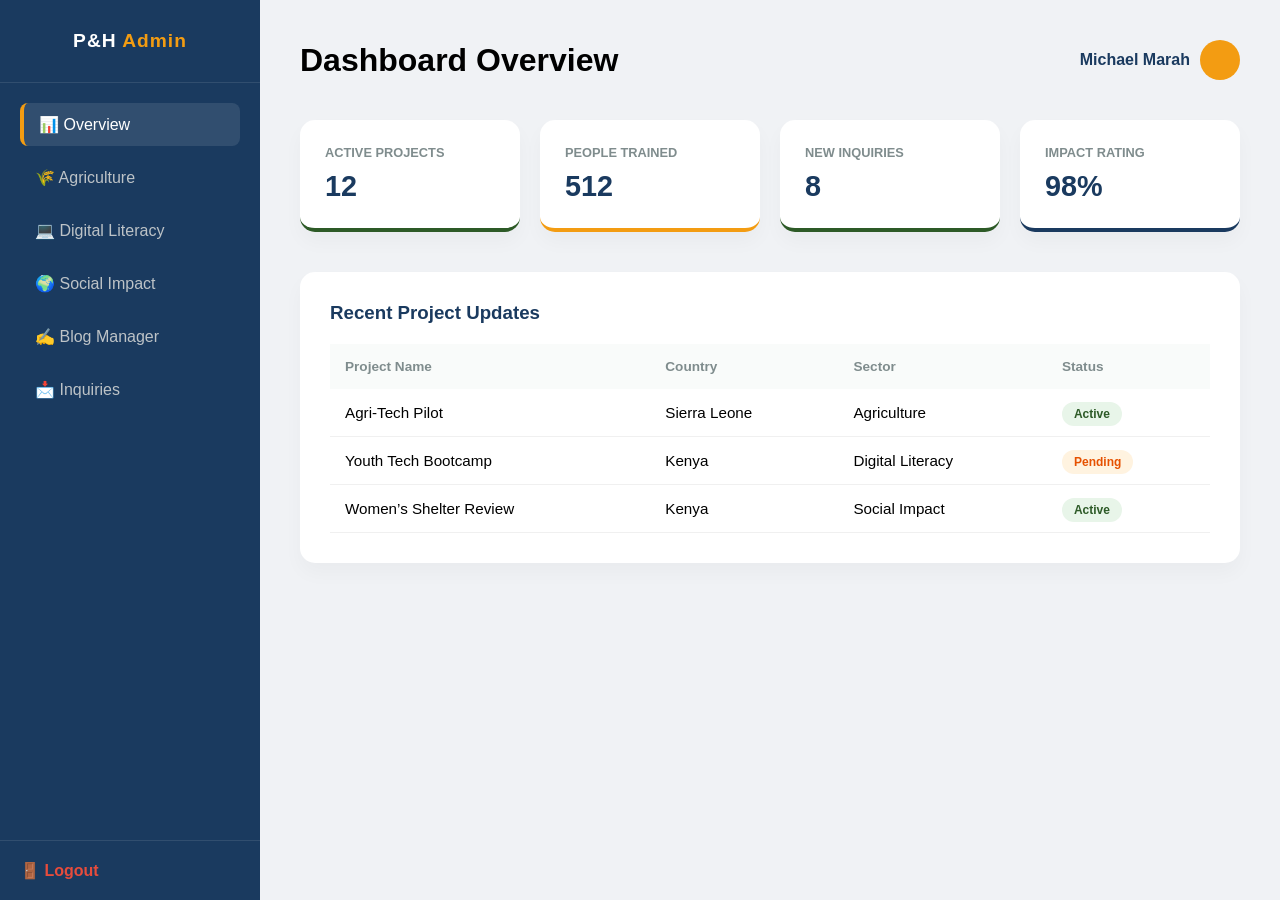
<file: admin-dashboard.html>
<!doctype html>
<html lang="en-SL">
  <head>
    <meta charset="UTF-8" />
    <meta name="viewport" content="width=device-width, initial-scale=1.0" />
    <title>Admin Dashboard | P&H Consult</title>
    <style>
      :root {
        --primary: #2d5a27; /* Forest Green */
        --secondary: #1a3a5f; /* Strategy Blue */
        --gold: #f39c12; /* Impact Gold */
        --white: #ffffff;
        --bg: #f0f2f5;
        --sidebar-width: 260px;
      }

      * {
        margin: 0;
        padding: 0;
        box-sizing: border-box;
        font-family: "Segoe UI", Roboto, sans-serif;
      }
      body {
        background: var(--bg);
        display: flex;
        min-height: 100vh;
      }

      /* SIDEBAR NAVIGATION */
      .sidebar {
        width: var(--sidebar-width);
        background: var(--secondary);
        color: white;
        display: flex;
        flex-direction: column;
        position: fixed;
        height: 100vh;
        transition: 0.3s;
      }

      .sidebar-header {
        padding: 30px;
        text-align: center;
        border-bottom: 1px solid rgba(255, 255, 255, 0.1);
      }
      .sidebar-header h2 {
        font-size: 1.2rem;
        letter-spacing: 1px;
      }
      .sidebar-header span {
        color: var(--gold);
      }

      .nav-links {
        list-style: none;
        padding: 20px;
        flex-grow: 1;
      }
      .nav-links li {
        margin-bottom: 10px;
      }
      .nav-links a {
        color: #bdc3c7;
        text-decoration: none;
        display: block;
        padding: 12px 15px;
        border-radius: 8px;
        transition: 0.3s;
      }
      .nav-links a:hover,
      .nav-links a.active {
        background: rgba(255, 255, 255, 0.1);
        color: white;
        border-left: 4px solid var(--gold);
      }

      .logout-area {
        padding: 20px;
        border-top: 1px solid rgba(255, 255, 255, 0.1);
      }

      /* MAIN CONTENT AREA */
      .main-content {
        margin-left: var(--sidebar-width);
        flex-grow: 1;
        padding: 40px;
        transition: 0.3s;
      }

      .top-bar {
        display: flex;
        justify-content: space-between;
        align-items: center;
        margin-bottom: 40px;
      }
      .user-profile {
        display: flex;
        align-items: center;
        gap: 10px;
        font-weight: 600;
        color: var(--secondary);
      }

      /* STAT CARDS */
      .stats-grid {
        display: grid;
        grid-template-columns: repeat(auto-fit, minmax(220px, 1fr));
        gap: 20px;
        margin-bottom: 40px;
      }
      .stat-card {
        background: white;
        padding: 25px;
        border-radius: 15px;
        box-shadow: 0 10px 20px rgba(0, 0, 0, 0.03);
        border-bottom: 4px solid var(--primary);
      }
      .stat-card h4 {
        color: #7f8c8d;
        font-size: 0.8rem;
        text-transform: uppercase;
        margin-bottom: 10px;
      }
      .stat-card p {
        font-size: 1.8rem;
        font-weight: 800;
        color: var(--secondary);
      }

      /* DATA TABLE SECTION */
      .data-section {
        background: white;
        padding: 30px;
        border-radius: 15px;
        box-shadow: 0 10px 20px rgba(0, 0, 0, 0.03);
      }
      .data-section h3 {
        margin-bottom: 20px;
        color: var(--secondary);
      }

      table {
        width: 100%;
        border-collapse: collapse;
      }
      th {
        text-align: left;
        padding: 15px;
        background: #f9fbfa;
        color: #7f8c8d;
        font-size: 0.85rem;
      }
      td {
        padding: 15px;
        border-bottom: 1px solid #f0f0f0;
        font-size: 0.95rem;
      }

      .status {
        padding: 5px 12px;
        border-radius: 20px;
        font-size: 0.75rem;
        font-weight: 700;
      }
      .active {
        background: #e8f5e9;
        color: var(--primary);
      }
      .pending {
        background: #fff3e0;
        color: #e65100;
      }

      /* MOBILE FIXES */
      @media (max-width: 900px) {
        .sidebar {
          width: 70px;
          padding: 20px 5px;
        }
        .sidebar h2,
        .sidebar a span {
          display: none;
        }
        .main-content {
          margin-left: 70px;
          padding: 20px;
        }
        .stats-grid {
          grid-template-columns: 1fr;
        }
      }
    </style>
  </head>
  <body>
    <!-- Sidebar -->
    <div class="sidebar">
      <div class="sidebar-header">
        <h2>P&H <span>Admin</span></h2>
      </div>
      <ul class="nav-links">
        <li>
          <a href="#" class="active">📊 <span>Overview</span></a>
        </li>
        <li>
          <a href="#">🌾 <span>Agriculture</span></a>
        </li>
        <li>
          <a href="#">💻 <span>Digital Literacy</span></a>
        </li>
        <li>
          <a href="#">🌍 <span>Social Impact</span></a>
        </li>
        <li>
          <a href="#">✍️ <span>Blog Manager</span></a>
        </li>
        <li>
          <a href="#">📩 <span>Inquiries</span></a>
        </li>
      </ul>
      <div class="logout-area">
        <a
          href="index.html"
          style="color: #e74c3c; font-weight: bold; text-decoration: none"
          >🚪 <span>Logout</span></a
        >
      </div>
    </div>

    <!-- Main Content -->
    <div class="main-content">
      <div class="top-bar">
        <h1>Dashboard Overview</h1>
        <div class="user-profile">
          <span>Michael Marah</span>
          <div
            style="
              width: 40px;
              height: 40px;
              background: var(--gold);
              border-radius: 50%;
            "
          ></div>
        </div>
      </div>

      <div class="stats-grid">
        <div class="stat-card">
          <h4>Active Projects</h4>
          <p>12</p>
        </div>
        <div class="stat-card" style="border-bottom-color: var(--gold)">
          <h4>People Trained</h4>
          <p>512</p>
        </div>
        <div class="stat-card">
          <h4>New Inquiries</h4>
          <p>8</p>
        </div>
        <div class="stat-card" style="border-bottom-color: var(--secondary)">
          <h4>Impact Rating</h4>
          <p>98%</p>
        </div>
      </div>

      <div class="data-section">
        <h3>Recent Project Updates</h3>
        <table>
          <thead>
            <tr>
              <th>Project Name</th>
              <th>Country</th>
              <th>Sector</th>
              <th>Status</th>
            </tr>
          </thead>
          <tbody>
            <tr>
              <td>Agri-Tech Pilot</td>
              <td>Sierra Leone</td>
              <td>Agriculture</td>
              <td><span class="status active">Active</span></td>
            </tr>
            <tr>
              <td>Youth Tech Bootcamp</td>
              <td>Kenya</td>
              <td>Digital Literacy</td>
              <td><span class="status pending">Pending</span></td>
            </tr>
            <tr>
              <td>Women’s Shelter Review</td>
              <td>Kenya</td>
              <td>Social Impact</td>
              <td><span class="status active">Active</span></td>
            </tr>
          </tbody>
        </table>
      </div>
    </div>
  </body>
</html>
</file>
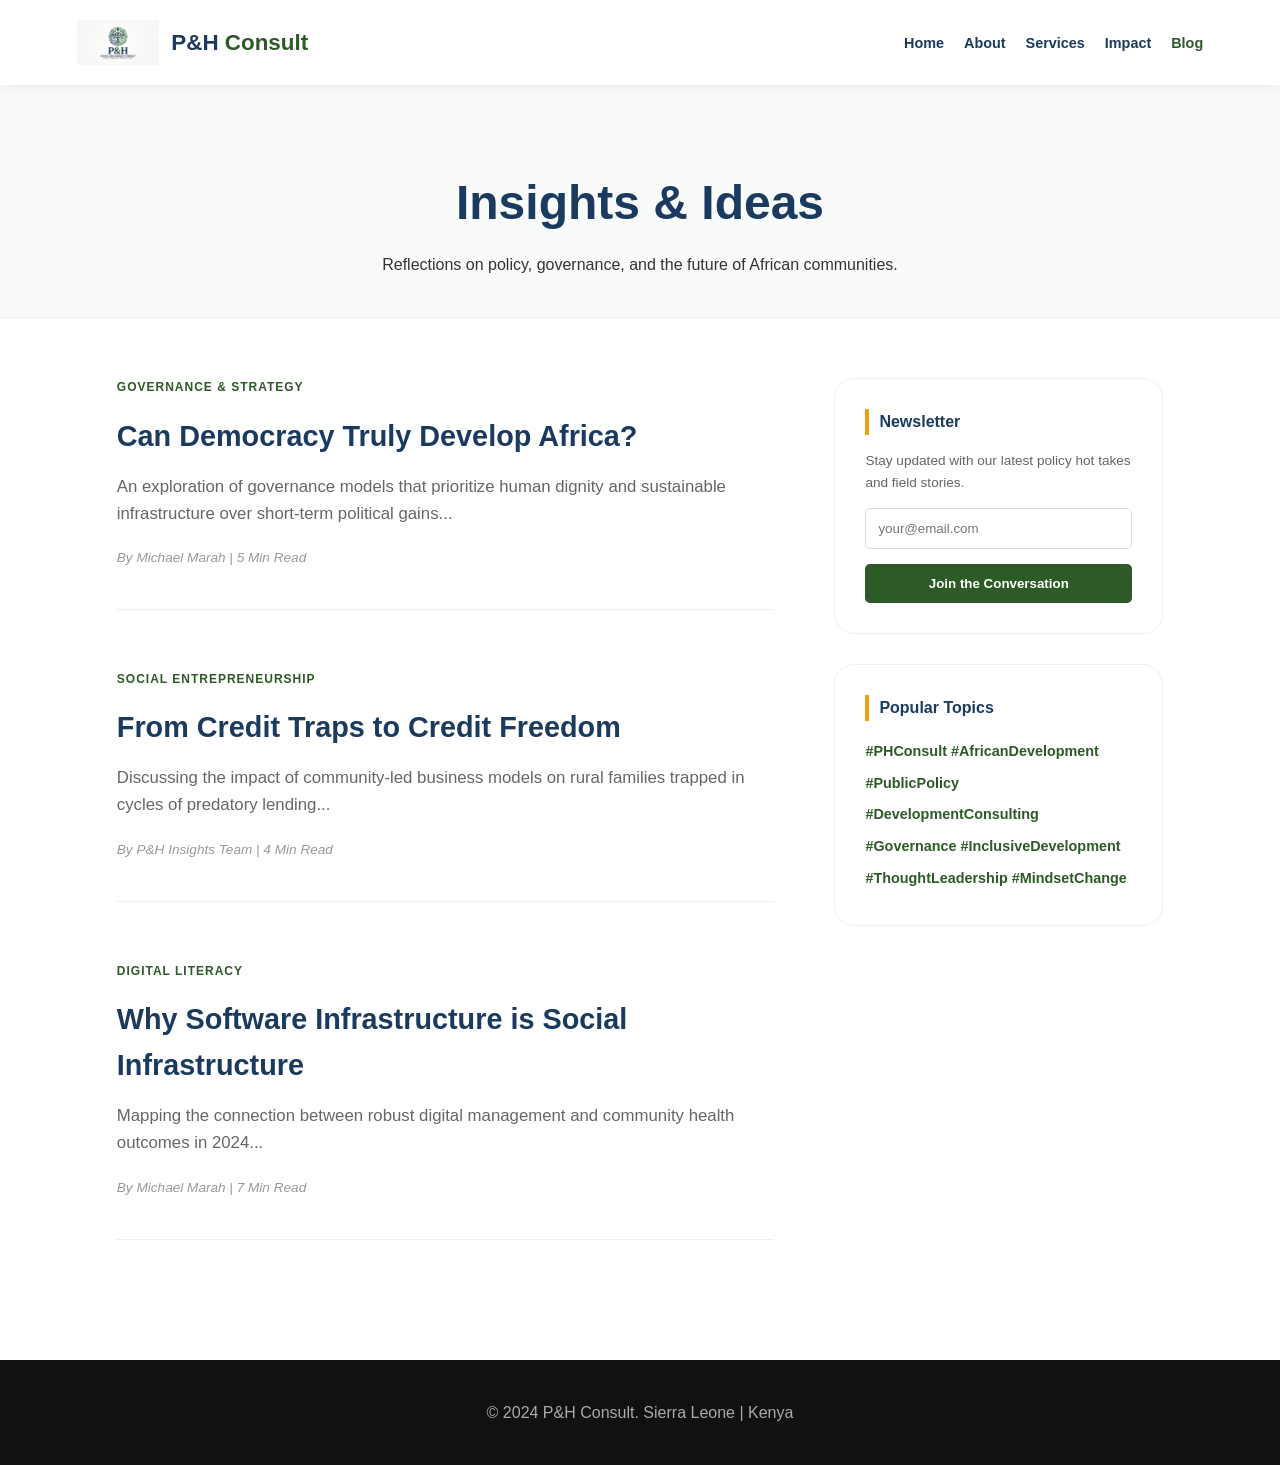
<file: blog.html>
<!doctype html>
<html lang="en">
  <head>
    <meta charset="UTF-8" />
    <meta name="viewport" content="width=device-width, initial-scale=1.0" />
    <title>Insights | P&H Consult</title>
    <style>
      :root {
        --primary: #2d5a27; /* Forest Green */
        --secondary: #1a3a5f; /* Strategy Blue */
        --gold: #f39c12; /* Impact Gold */
        --white: #ffffff;
        --light: #f9fbfa;
      }

      /* RESET & BASE */
      * {
        margin: 0;
        padding: 0;
        box-sizing: border-box;
        font-family: "Segoe UI", Roboto, sans-serif;
      }
      body {
        background: var(--white);
        color: #333;
        line-height: 1.6;
      }

      /* HEADER (Consistent across masterpiece) */
      header {
        display: flex;
        justify-content: space-between;
        align-items: center;
        padding: 20px 6%;
        background: var(--white);
        box-shadow: 0 4px 12px rgba(0, 0, 0, 0.05);
        position: sticky;
        top: 0;
        z-index: 1000;
      }
      .logo-area {
        display: flex;
        align-items: center;
        text-decoration: none;
      }
      .logo-img {
        height: 45px;
        width: auto;
        margin-right: 12px;
      }
      .logo-text {
        font-size: 1.4rem;
        font-weight: 800;
        color: var(--secondary);
      }
      .logo-text span {
        color: var(--primary);
      }
      nav ul {
        display: flex;
        list-style: none;
        gap: 20px;
      }
      nav a {
        text-decoration: none;
        color: var(--secondary);
        font-weight: 600;
        font-size: 0.9rem;
      }

      /* BLOG HEADER */
      .blog-header {
        padding: 80px 6% 40px;
        text-align: center;
        background: var(--light);
        border-bottom: 1px solid #eee;
      }
      .blog-header h1 {
        font-size: clamp(2rem, 4vw, 3rem);
        color: var(--secondary);
        margin-bottom: 10px;
      }

      /* BLOG LAYOUT */
      .blog-container {
        max-width: 1200px;
        margin: 0 auto;
        padding: 60px 6%;
        display: grid;
        grid-template-columns: 2fr 1fr;
        gap: 60px;
      }

      /* POST PREVIEWS */
      .article-card {
        margin-bottom: 60px;
        border-bottom: 1px solid #eee;
        padding-bottom: 40px;
      }
      .category-tag {
        color: var(--primary);
        font-weight: 800;
        font-size: 0.75rem;
        text-transform: uppercase;
        letter-spacing: 1px;
        display: block;
        margin-bottom: 15px;
      }
      .article-card h2 {
        font-size: 1.8rem;
        color: var(--secondary);
        margin-bottom: 15px;
        cursor: pointer;
        transition: 0.3s;
      }
      .article-card h2:hover {
        color: var(--gold);
      }
      .article-card p {
        color: #666;
        margin-bottom: 20px;
        font-size: 1.05rem;
      }
      .article-meta {
        font-size: 0.85rem;
        color: #999;
        font-style: italic;
      }

      /* SIDEBAR: Mobile Optimized */
      .sidebar {
        position: sticky;
        top: 120px;
        height: fit-content;
      }
      .sidebar-box {
        background: var(--bg-soft);
        padding: 30px;
        border-radius: 20px;
        border: 1px solid #eee;
        margin-bottom: 30px;
      }
      .sidebar-box h4 {
        color: var(--secondary);
        margin-bottom: 15px;
        border-left: 4px solid var(--gold);
        padding-left: 10px;
      }

      .newsletter-input {
        width: 100%;
        padding: 12px;
        margin-bottom: 15px;
        border: 1px solid #ddd;
        border-radius: 5px;
      }
      .btn-sub {
        width: 100%;
        padding: 12px;
        background: var(--primary);
        color: white;
        border: none;
        border-radius: 5px;
        font-weight: bold;
        cursor: pointer;
      }

      /* MOBILE FIXES */
      @media (max-width: 900px) {
        .blog-container {
          grid-template-columns: 1fr;
        }
        .sidebar {
          position: static;
        }
      }
      @media (max-width: 768px) {
        header {
          flex-direction: column;
          gap: 15px;
        }
        .blog-header {
          padding: 60px 5%;
        }
      }
    </style>
  </head>
  <body>
    <header>
      <a href="index.html" class="logo-area">
        <img src="logo.png" alt="P&H Logo" class="logo-img" />
        <div class="logo-text">P&H <span>Consult</span></div>
      </a>
      <nav>
        <ul>
          <li><a href="index.html">Home</a></li>
          <li><a href="about.html">About</a></li>
          <li><a href="services.html">Services</a></li>
          <li><a href="impact.html">Impact</a></li>
          <li><a href="blog.html" style="color: var(--primary)">Blog</a></li>
        </ul>
      </nav>
    </header>

    <div class="blog-header">
      <h1>Insights & Ideas</h1>
      <p>
        Reflections on policy, governance, and the future of African
        communities.
      </p>
    </div>

    <div class="blog-container">
      <main>
        <article class="article-card">
          <span class="category-tag">Governance & Strategy</span>
          <h2>Can Democracy Truly Develop Africa?</h2>
          <p>
            An exploration of governance models that prioritize human dignity
            and sustainable infrastructure over short-term political gains...
          </p>
          <div class="article-meta">By Michael Marah | 5 Min Read</div>
        </article>

        <article class="article-card">
          <span class="category-tag">Social Entrepreneurship</span>
          <h2>From Credit Traps to Credit Freedom</h2>
          <p>
            Discussing the impact of community-led business models on rural
            families trapped in cycles of predatory lending...
          </p>
          <div class="article-meta">By P&H Insights Team | 4 Min Read</div>
        </article>

        <article class="article-card">
          <span class="category-tag">Digital Literacy</span>
          <h2>Why Software Infrastructure is Social Infrastructure</h2>
          <p>
            Mapping the connection between robust digital management and
            community health outcomes in 2024...
          </p>
          <div class="article-meta">By Michael Marah | 7 Min Read</div>
        </article>
      </main>

      <aside class="sidebar">
        <div class="sidebar-box">
          <h4>Newsletter</h4>
          <p style="font-size: 0.85rem; margin-bottom: 15px; color: #666">
            Stay updated with our latest policy hot takes and field stories.
          </p>
          <input
            type="email"
            class="newsletter-input"
            placeholder="your@email.com"
          />
          <button class="btn-sub">Join the Conversation</button>
        </div>
        <div class="sidebar-box">
          <h4>Popular Topics</h4>
          <p
            style="
              font-size: 0.9rem;
              color: var(--primary);
              line-height: 2.2;
              font-weight: 600;
              cursor: pointer;
            "
          >
           #PHConsult #AfricanDevelopment #PublicPolicy #DevelopmentConsulting #Governance #InclusiveDevelopment #ThoughtLeadership #MindsetChange
          </p>
        </div>
      </aside>
    </div>

    <footer
      style="background: #111; color: #aaa; padding: 40px; text-align: center"
    >
      &copy; 2024 P&H Consult. Sierra Leone | Kenya
    </footer>
  </body>
</html>
</file>
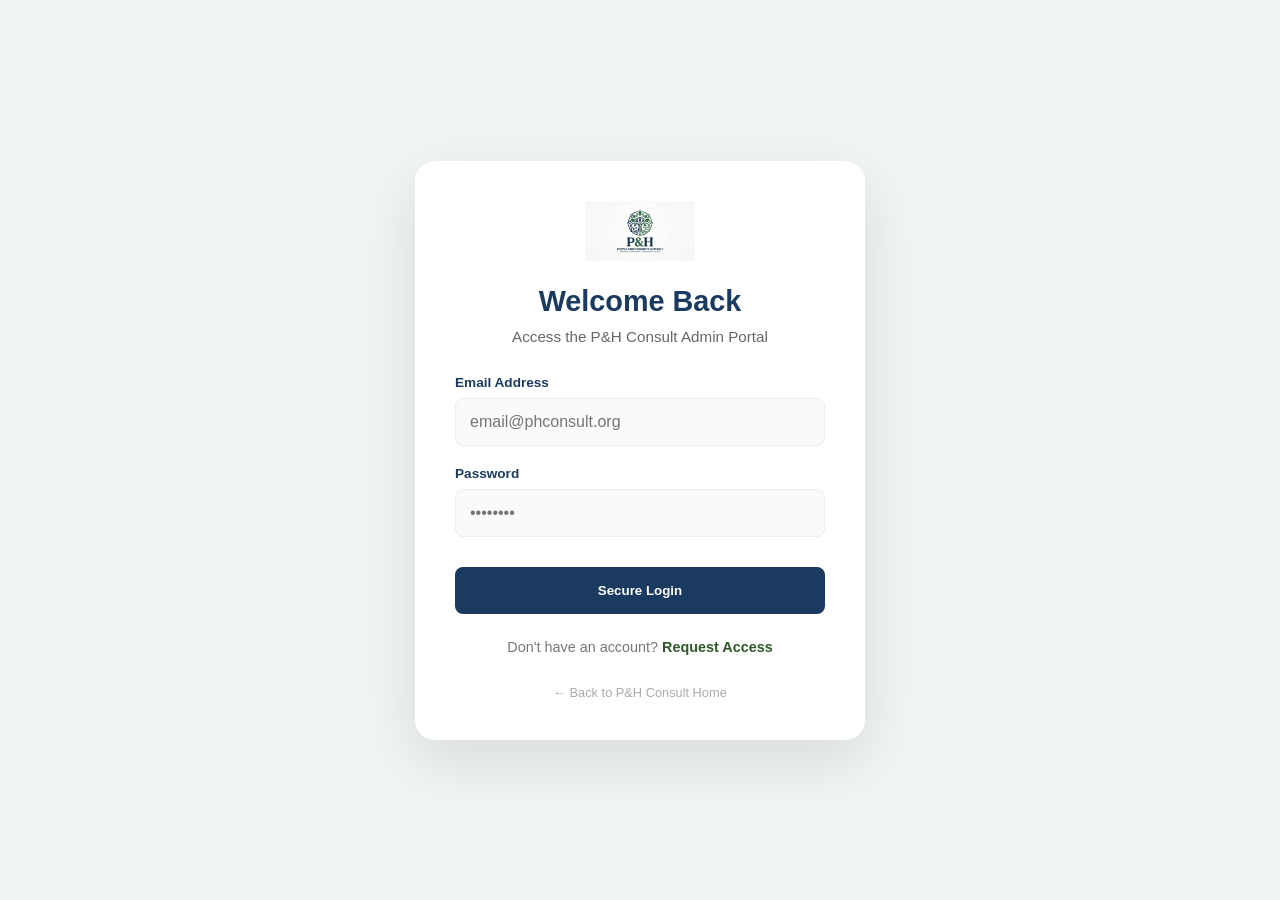
<file: login.html>
<!DOCTYPE html>
<html lang="en-SL">
<head>
    <meta charset="UTF-8">
    <meta name="viewport" content="width=device-width, initial-scale=1.0">
    <title>Portal Login | P&H Consult</title>
    <style>
        :root {
            --primary: #2d5a27;   /* Forest Green */
            --secondary: #1a3a5f; /* Strategy Blue */
            --gold: #f39c12;      /* Impact Gold */
            --white: #ffffff;
            --bg: #f0f4f3;
        }

        * { margin: 0; padding: 0; box-sizing: border-box; font-family: 'Segoe UI', Roboto, sans-serif; }
        
        body { 
            background: var(--bg); 
            height: 100vh; 
            display: flex; 
            align-items: center; 
            justify-content: center; 
            padding: 20px;
        }

        /* MASTER LOGIN BOX */
        .auth-container {
            background: var(--white);
            width: 100%;
            max-width: 450px;
            padding: 40px;
            border-radius: 20px;
            box-shadow: 0 20px 60px rgba(0,0,0,0.1);
            text-align: center;
        }

        .logo-img { height: 60px; margin-bottom: 20px; }
        
        h2 { color: var(--secondary); margin-bottom: 10px; font-size: 1.8rem; }
        p { color: #666; margin-bottom: 30px; font-size: 0.95rem; }

        /* FORM STYLING */
        .form-group { text-align: left; margin-bottom: 20px; }
        label { display: block; margin-bottom: 8px; font-weight: 700; color: var(--secondary); font-size: 0.85rem; }
        
        input { 
            width: 100%; 
            padding: 14px; 
            border: 1.5px solid #eee; 
            border-radius: 8px; 
            background: #fafafa;
            transition: 0.3s;
            font-size: 1rem;
        }
        input:focus { border-color: var(--primary); outline: none; background: white; }

        .btn-auth { 
            width: 100%; 
            padding: 16px; 
            background: var(--secondary); 
            color: white; 
            border: none; 
            border-radius: 8px; 
            font-weight: 800; 
            cursor: pointer; 
            transition: 0.3s;
            margin-top: 10px;
        }
        .btn-auth:hover { background: var(--primary); transform: translateY(-2px); }

        /* TOGGLE BETWEEN LOGIN & SIGNUP */
        .toggle-text { margin-top: 25px; font-size: 0.9rem; color: #777; }
        .toggle-text a { color: var(--primary); font-weight: 700; text-decoration: none; cursor: pointer; }

        .back-home { display: block; margin-top: 30px; text-decoration: none; color: #aaa; font-size: 0.8rem; }

        /* HIDDEN CLASS FOR SIGNUP */
        .hidden { display: none; }
    </style>
</head>
<body>

    <div class="auth-container">
        <a href="index.html"><img src="logo.png" alt="P&H Logo" class="logo-img"></a>
        
        <!-- LOGIN FORM -->
        <div id="login-form">
            <h2>Welcome Back</h2>
            <p>Access the P&H Consult Admin Portal</p>
            <form action="admin-dashboard.html"> <!-- Link to dashboard -->
                <div class="form-group">
                    <label>Email Address</label>
                    <input type="email" placeholder="email@phconsult.org" required>
                </div>
                <div class="form-group">
                    <label>Password</label>
                    <input type="password" placeholder="••••••••" required>
                </div>
                <button type="submit" class="btn-auth">Secure Login</button>
            </form>
            <div class="toggle-text">
                Don't have an account? <a onclick="toggleAuth()">Request Access</a>
            </div>
        </div>

        <!-- SIGNUP / REQUEST ACCESS FORM -->
        <div id="signup-form" class="hidden">
            <h2>Request Access</h2>
            <p>Apply for a consultant or admin account</p>
            <form>
                <div class="form-group">
                    <label>Full Name</label>
                    <input type="text" placeholder="Michael Marah" required>
                </div>
                <div class="form-group">
                    <label>Email Address</label>
                    <input type="email" placeholder="yourname@phconsult.org" required>
                </div>
                <div class="form-group">
                    <label>Choose Password</label>
                    <input type="password" placeholder="••••••••" required>
                </div>
                <button type="submit" class="btn-auth" style="background: var(--primary);">Submit Request</button>
            </form>
            <div class="toggle-text">
                Already have an account? <a onclick="toggleAuth()">Login instead</a>
            </div>
        </div>

        <a href="index.html" class="back-home">← Back to P&H Consult Home</a>
    </div>

    <script>
        // Simple JavaScript to switch between Login and Signup without leaving the page
        function toggleAuth() {
            document.getElementById('login-form').classList.toggle('hidden');
            document.getElementById('signup-form').classList.toggle('hidden');
        }
    </script>

</body>
</html>
</file>
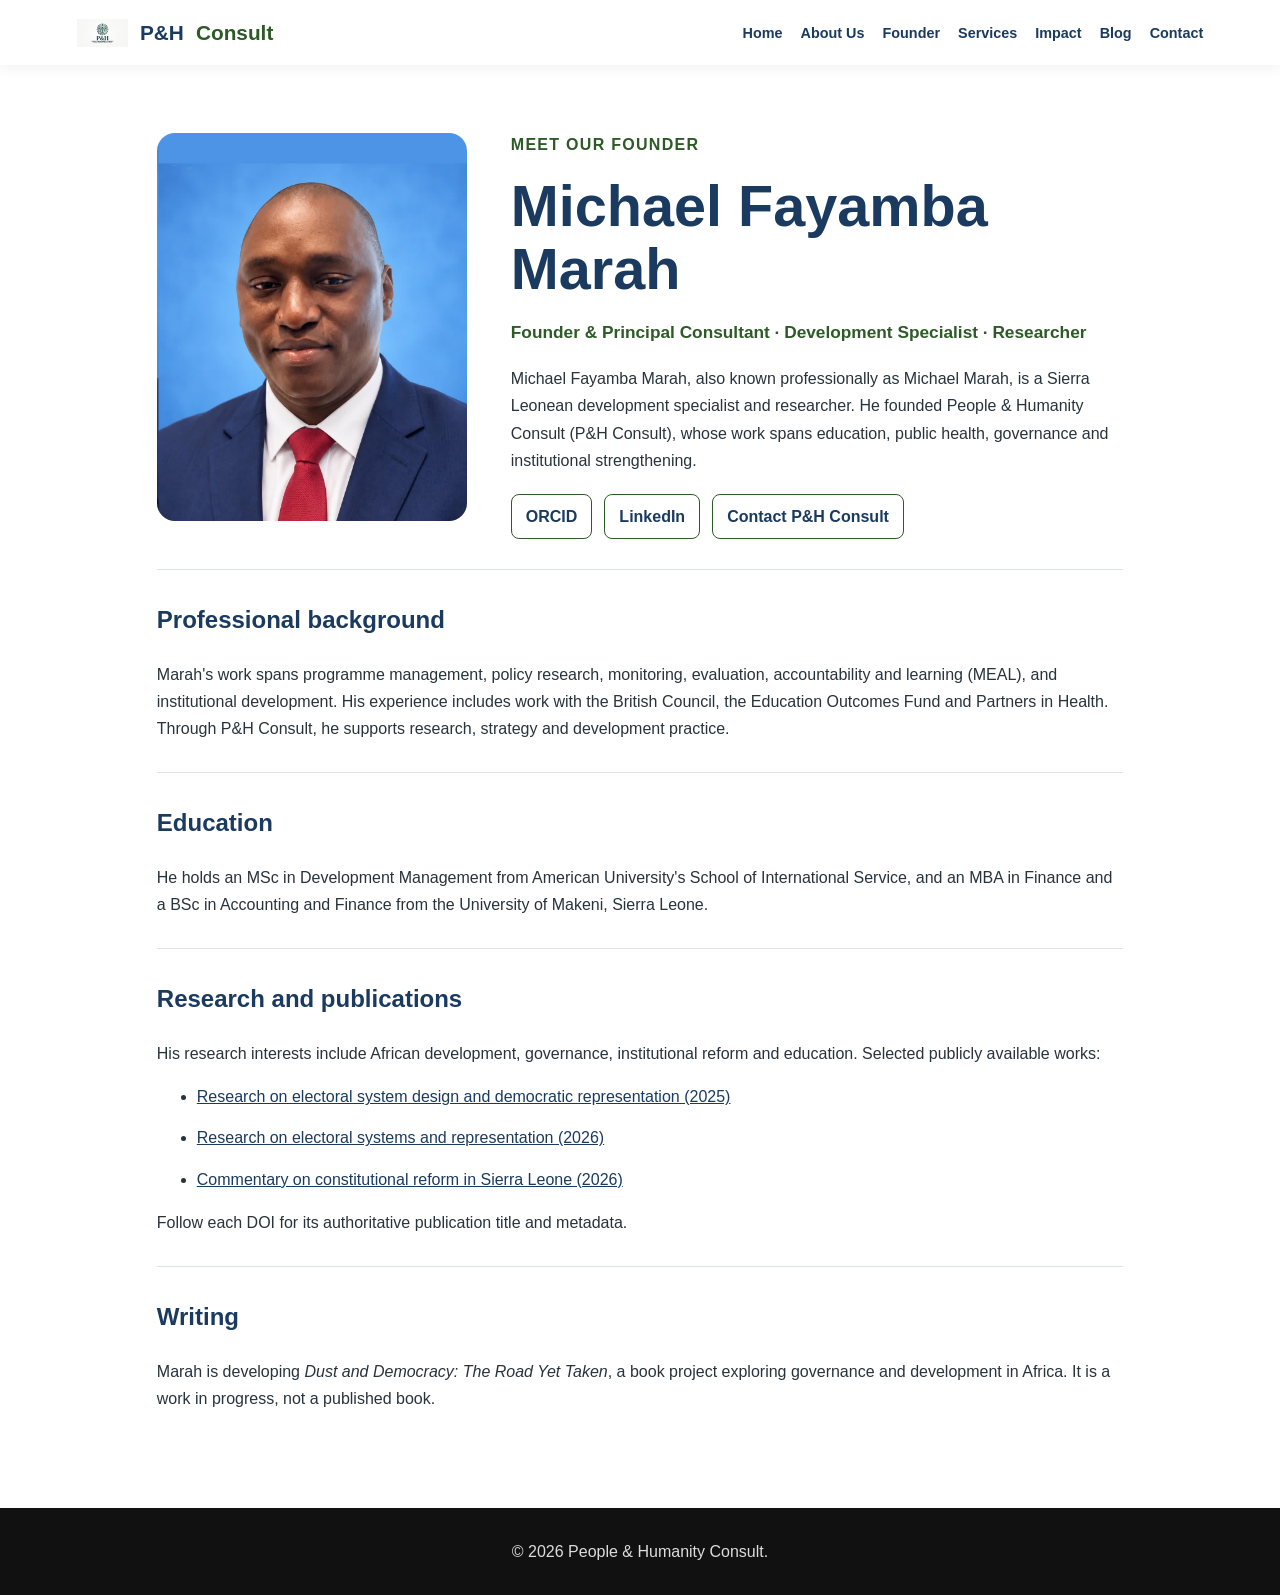
<file: michael-fayamba-marah.html>
<!doctype html>
<html lang="en-SL">
<head>
  <meta charset="UTF-8">
  <meta name="viewport" content="width=device-width, initial-scale=1">
  <title>Michael Fayamba Marah | Founder, People &amp; Humanity Consult</title>
  <meta name="description" content="Michael Fayamba Marah is a Sierra Leonean development specialist, researcher and founder of People & Humanity Consult. Explore his background and publications.">
  <link rel="canonical" href="https://phconsults.org/michael-fayamba-marah.html">
  <meta property="og:type" content="profile">
  <meta property="og:title" content="Michael Fayamba Marah | Founder, P&amp;H Consult">
  <meta property="og:description" content="Development specialist, researcher and founder of People & Humanity Consult.">
  <meta property="og:url" content="https://phconsults.org/michael-fayamba-marah.html">
  <meta property="og:image" content="https://phconsults.org/founder.jpg">
  <meta name="twitter:card" content="summary_large_image">

  <script type="application/ld+json">
  {
    "@context": "https://schema.org",
    "@type": "ProfilePage",
    "@id": "https://phconsults.org/michael-fayamba-marah.html#profile",
    "url": "https://phconsults.org/michael-fayamba-marah.html",
    "mainEntity": {
      "@type": "Person",
      "@id": "https://phconsults.org/michael-fayamba-marah.html#person",
      "name": "Michael Fayamba Marah",
      "alternateName": ["Michael Marah", "Fayamba"],
      "description": "Sierra Leonean development specialist, researcher and founder of People & Humanity Consult.",
      "jobTitle": "Founder and Principal Consultant",
      "image": "https://phconsults.org/founder.jpg",
      "worksFor": {
        "@type": "Organization",
        "name": "People & Humanity Consult",
        "url": "https://phconsults.org/"
      },
      "sameAs": [
        "https://orcid.org/0009-0007-7405-7703",
        "https://www.linkedin.com/in/michael-fayamba-marah-616704b8"
      ]
    }
  }
  </script>

  <style>
    :root { --green:#2d5a27; --blue:#1a3a5f; --gold:#f39c12; --text:#29333b; --line:#dce5e1; }
    * { box-sizing:border-box; }
    html { scroll-behavior:smooth; }
    img { max-width:100%; height:auto; display:block; }
    body { margin:0; color:var(--text); font:16px/1.7 "Segoe UI",Roboto,Arial,sans-serif; background:#fff; }
    a { color:var(--blue); }
    a:focus-visible { outline:3px solid var(--gold); outline-offset:3px; }
    header { display:flex; justify-content:space-between; align-items:center; gap:20px; padding:15px 6%; box-shadow:0 4px 12px #0000000d; background:#fff; position:sticky; top:0; z-index:10; }
    .brand { display:flex; align-items:center; gap:12px; text-decoration:none; font-size:1.3rem; font-weight:800; color:var(--blue); }
    .brand img { height:auto; width:clamp(44px,4vw,60px); object-fit:contain; }
    .brand span { color:var(--green); }
    nav ul { display:flex; flex-wrap:wrap; gap:18px; margin:0; padding:0; list-style:none; }
    nav a { text-decoration:none; font-size:.9rem; font-weight:600; }
    main { max-width:1120px; margin:auto; padding:50px 6% 80px; }
    .intro { display:grid; grid-template-columns:minmax(220px,310px) 1fr; gap:44px; align-items:center; }
    .portrait { width:min(100%, 310px); aspect-ratio:4/5; object-fit:cover; border-radius:18px; display:block; margin:0 auto; }
    .eyebrow { color:var(--green); font-weight:700; text-transform:uppercase; letter-spacing:.08em; }
    h1 { color:var(--blue); font-size:clamp(2.2rem,5vw,3.6rem); line-height:1.1; margin:.25em 0; }
    h2 { color:var(--blue); margin-top:0; }
    .subtitle { font-weight:650; color:var(--green); font-size:1.08rem; }
    section.details { padding-top:30px; margin-top:30px; border-top:1px solid var(--line); }
    .links { display:flex; flex-wrap:wrap; gap:12px; margin-top:20px; }
    .links a { border:1px solid var(--green); padding:8px 14px; border-radius:8px; text-decoration:none; font-weight:600; }
    .publications li { margin-bottom:14px; }
    footer { background:#111; color:#ddd; text-align:center; padding:30px; }
    footer a { color:#fff; }
    @media(max-width:850px) {
      header { flex-direction:column; align-items:center; }
      nav ul { justify-content:center; gap:12px; }
      .intro { grid-template-columns:1fr; }
      .portrait { max-width:330px; margin:auto; }
    }
  </style>
</head>

<body>
<header>
  <a class="brand" href="index.html" aria-label="P&H Consult home">
    <img src="logo.png" alt="P&H Consult logo" loading="lazy">
    P&amp;H <span>Consult</span>
  </a>

  <nav aria-label="Main navigation">
    <ul>
      <li><a href="index.html">Home</a></li>
      <li><a href="about.html">About Us</a></li>
      <li><a href="michael-fayamba-marah.html" aria-current="page">Founder</a></li>
      <li><a href="services.html">Services</a></li>
      <li><a href="impact.html">Impact</a></li>
      <li><a href="blog.html">Blog</a></li>
      <li><a href="contact.html">Contact</a></li>
    </ul>
  </nav>
</header>

<main>
  <section class="intro" aria-labelledby="founder-name">
    <img class="portrait" src="founder.jpg" alt="Portrait of Michael Fayamba Marah" width="310" height="388" loading="lazy">

    <div>
      <p class="eyebrow">Meet our founder</p>
      <h1 id="founder-name">Michael Fayamba Marah</h1>
      <p class="subtitle">Founder &amp; Principal Consultant · Development Specialist · Researcher</p>

      <p>
        Michael Fayamba Marah, also known professionally as Michael Marah,
        is a Sierra Leonean development specialist and researcher. He founded
        People &amp; Humanity Consult (P&amp;H Consult), whose work spans education,
        public health, governance and institutional strengthening.
      </p>

      <div class="links">
        <a href="https://orcid.org/0009-0007-7405-7703" rel="me">ORCID</a>
        <a href="https://www.linkedin.com/in/michael-fayamba-marah-616704b8" rel="me">LinkedIn</a>
        <a href="contact.html">Contact P&amp;H Consult</a>
      </div>
    </div>
  </section>

  <section class="details">
    <h2>Professional background</h2>
    <p>
      Marah's work spans programme management, policy research, monitoring,
      evaluation, accountability and learning (MEAL), and institutional development.
      His experience includes work with the British Council, the Education Outcomes
      Fund and Partners in Health. Through P&amp;H Consult, he supports research,
      strategy and development practice.
    </p>
  </section>

  <section class="details">
    <h2>Education</h2>
    <p>
      He holds an MSc in Development Management from American University's
      School of International Service, and an MBA in Finance and a BSc in
      Accounting and Finance from the University of Makeni, Sierra Leone.
    </p>
  </section>

  <section class="details">
    <h2>Research and publications</h2>
    <p>
      His research interests include African development, governance,
      institutional reform and education. Selected publicly available works:
    </p>

    <ul class="publications">
      <li>
        <a href="https://doi.org/10.5281/zenodo.16783122">
          Research on electoral system design and democratic representation (2025)
        </a>
      </li>
      <li>
        <a href="https://doi.org/10.5281/zenodo.21800000">
          Research on electoral systems and representation (2026)
        </a>
      </li>
      <li>
        <a href="https://doi.org/10.5281/zenodo.22005729">
          Commentary on constitutional reform in Sierra Leone (2026)
        </a>
      </li>
    </ul>

    <p>Follow each DOI for its authoritative publication title and metadata.</p>
  </section>

  <section class="details">
    <h2>Writing</h2>
    <p>
      Marah is developing <em>Dust and Democracy: The Road Yet Taken</em>,
      a book project exploring governance and development in Africa.
      It is a work in progress, not a published book.
    </p>
  </section>
</main>

<footer>
  &copy; <span id="year"></span> People &amp; Humanity Consult.
</footer>

<script>
  document.getElementById("year").textContent = new Date().getFullYear();
</script>
</body>
</html>
</file>
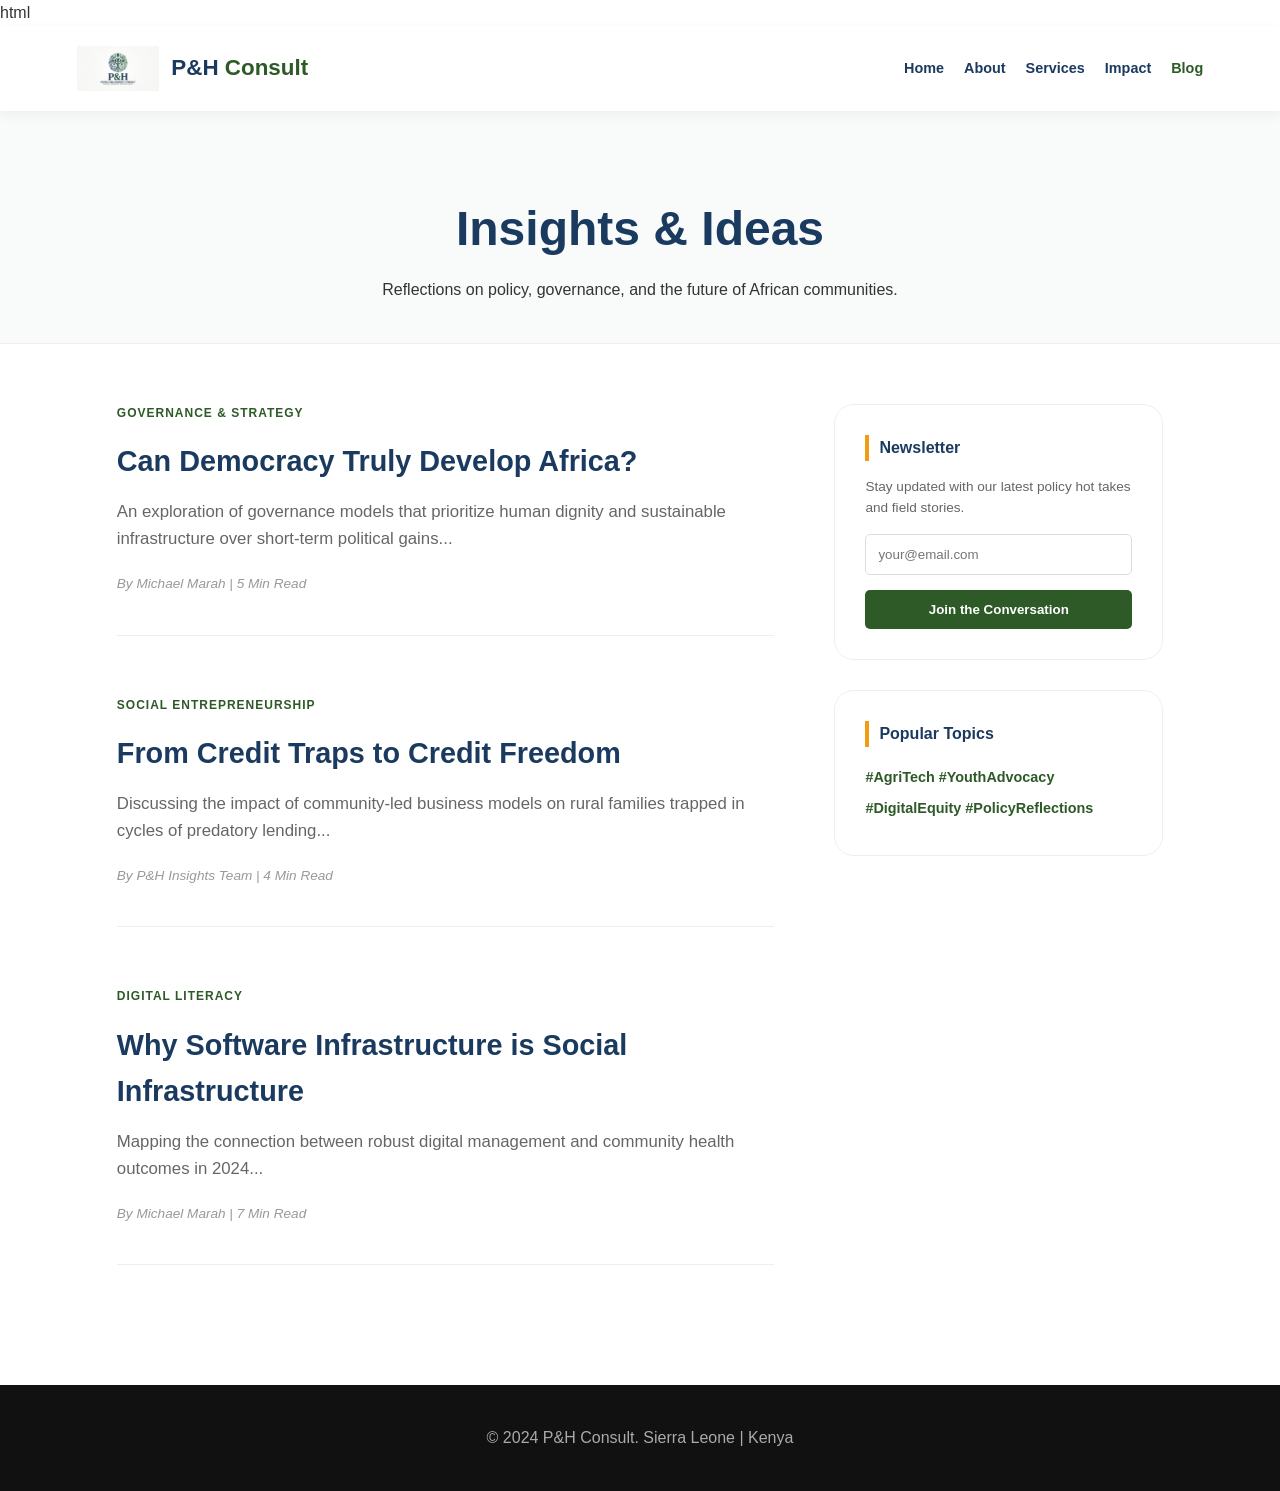
<file: .github/blog.html>
html

<!doctype html>
<html lang="en">
  <head>
    <meta charset="UTF-8" />
    <meta name="viewport" content="width=device-width, initial-scale=1.0" />
    <title>Insights | P&H Consult</title>
    <style>
      :root {
        --primary: #2d5a27; /* Forest Green */
        --secondary: #1a3a5f; /* Strategy Blue */
        --gold: #f39c12; /* Impact Gold */
        --white: #ffffff;
        --light: #f9fbfa;
      }

      /* RESET & BASE */
      * {
        margin: 0;
        padding: 0;
        box-sizing: border-box;
        font-family: "Segoe UI", Roboto, sans-serif;
      }
      body {
        background: var(--white);
        color: #333;
        line-height: 1.6;
      }

      /* HEADER (Consistent across masterpiece) */
      header {
        display: flex;
        justify-content: space-between;
        align-items: center;
        padding: 20px 6%;
        background: var(--white);
        box-shadow: 0 4px 12px rgba(0, 0, 0, 0.05);
        position: sticky;
        top: 0;
        z-index: 1000;
      }
      .logo-area {
        display: flex;
        align-items: center;
        text-decoration: none;
      }
      .logo-img {
        height: 45px;
        width: auto;
        margin-right: 12px;
      }
      .logo-text {
        font-size: 1.4rem;
        font-weight: 800;
        color: var(--secondary);
      }
      .logo-text span {
        color: var(--primary);
      }
      nav ul {
        display: flex;
        list-style: none;
        gap: 20px;
      }
      nav a {
        text-decoration: none;
        color: var(--secondary);
        font-weight: 600;
        font-size: 0.9rem;
      }

      /* BLOG HEADER */
      .blog-header {
        padding: 80px 6% 40px;
        text-align: center;
        background: var(--light);
        border-bottom: 1px solid #eee;
      }
      .blog-header h1 {
        font-size: clamp(2rem, 4vw, 3rem);
        color: var(--secondary);
        margin-bottom: 10px;
      }

      /* BLOG LAYOUT */
      .blog-container {
        max-width: 1200px;
        margin: 0 auto;
        padding: 60px 6%;
        display: grid;
        grid-template-columns: 2fr 1fr;
        gap: 60px;
      }

      /* POST PREVIEWS */
      .article-card {
        margin-bottom: 60px;
        border-bottom: 1px solid #eee;
        padding-bottom: 40px;
      }
      .category-tag {
        color: var(--primary);
        font-weight: 800;
        font-size: 0.75rem;
        text-transform: uppercase;
        letter-spacing: 1px;
        display: block;
        margin-bottom: 15px;
      }
      .article-card h2 {
        font-size: 1.8rem;
        color: var(--secondary);
        margin-bottom: 15px;
        cursor: pointer;
        transition: 0.3s;
      }
      .article-card h2:hover {
        color: var(--gold);
      }
      .article-card p {
        color: #666;
        margin-bottom: 20px;
        font-size: 1.05rem;
      }
      .article-meta {
        font-size: 0.85rem;
        color: #999;
        font-style: italic;
      }

      /* SIDEBAR: Mobile Optimized */
      .sidebar {
        position: sticky;
        top: 120px;
        height: fit-content;
      }
      .sidebar-box {
        background: var(--bg-soft);
        padding: 30px;
        border-radius: 20px;
        border: 1px solid #eee;
        margin-bottom: 30px;
      }
      .sidebar-box h4 {
        color: var(--secondary);
        margin-bottom: 15px;
        border-left: 4px solid var(--gold);
        padding-left: 10px;
      }

      .newsletter-input {
        width: 100%;
        padding: 12px;
        margin-bottom: 15px;
        border: 1px solid #ddd;
        border-radius: 5px;
      }
      .btn-sub {
        width: 100%;
        padding: 12px;
        background: var(--primary);
        color: white;
        border: none;
        border-radius: 5px;
        font-weight: bold;
        cursor: pointer;
      }

      /* MOBILE FIXES */
      @media (max-width: 900px) {
        .blog-container {
          grid-template-columns: 1fr;
        }
        .sidebar {
          position: static;
        }
      }
      @media (max-width: 768px) {
        header {
          flex-direction: column;
          gap: 15px;
        }
        .blog-header {
          padding: 60px 5%;
        }
      }
    </style>
  </head>
  <body>
    <header>
      <a href="index.html" class="logo-area">
        <img src="logo.png" alt="P&H Logo" class="logo-img" />
        <div class="logo-text">P&H <span>Consult</span></div>
      </a>
      <nav>
        <ul>
          <li><a href="index.html">Home</a></li>
          <li><a href="about.html">About</a></li>
          <li><a href="services.html">Services</a></li>
          <li><a href="impact.html">Impact</a></li>
          <li><a href="blog.html" style="color: var(--primary)">Blog</a></li>
        </ul>
      </nav>
    </header>

    <div class="blog-header">
      <h1>Insights & Ideas</h1>
      <p>
        Reflections on policy, governance, and the future of African
        communities.
      </p>
    </div>

    <div class="blog-container">
      <main>
        <article class="article-card">
          <span class="category-tag">Governance & Strategy</span>
          <h2>Can Democracy Truly Develop Africa?</h2>
          <p>
            An exploration of governance models that prioritize human dignity
            and sustainable infrastructure over short-term political gains...
          </p>
          <div class="article-meta">By Michael Marah | 5 Min Read</div>
        </article>

        <article class="article-card">
          <span class="category-tag">Social Entrepreneurship</span>
          <h2>From Credit Traps to Credit Freedom</h2>
          <p>
            Discussing the impact of community-led business models on rural
            families trapped in cycles of predatory lending...
          </p>
          <div class="article-meta">By P&H Insights Team | 4 Min Read</div>
        </article>

        <article class="article-card">
          <span class="category-tag">Digital Literacy</span>
          <h2>Why Software Infrastructure is Social Infrastructure</h2>
          <p>
            Mapping the connection between robust digital management and
            community health outcomes in 2024...
          </p>
          <div class="article-meta">By Michael Marah | 7 Min Read</div>
        </article>
      </main>

      <aside class="sidebar">
        <div class="sidebar-box">
          <h4>Newsletter</h4>
          <p style="font-size: 0.85rem; margin-bottom: 15px; color: #666">
            Stay updated with our latest policy hot takes and field stories.
          </p>
          <input
            type="email"
            class="newsletter-input"
            placeholder="your@email.com"
          />
          <button class="btn-sub">Join the Conversation</button>
        </div>
        <div class="sidebar-box">
          <h4>Popular Topics</h4>
          <p
            style="
              font-size: 0.9rem;
              color: var(--primary);
              line-height: 2.2;
              font-weight: 600;
              cursor: pointer;
            "
          >
            #AgriTech #YouthAdvocacy #DigitalEquity #PolicyReflections
          </p>
        </div>
      </aside>
    </div>

    <footer
      style="background: #111; color: #aaa; padding: 40px; text-align: center"
    >
      &copy; 2024 P&H Consult. Sierra Leone | Kenya
    </footer>
  </body>
</html>
</file>
